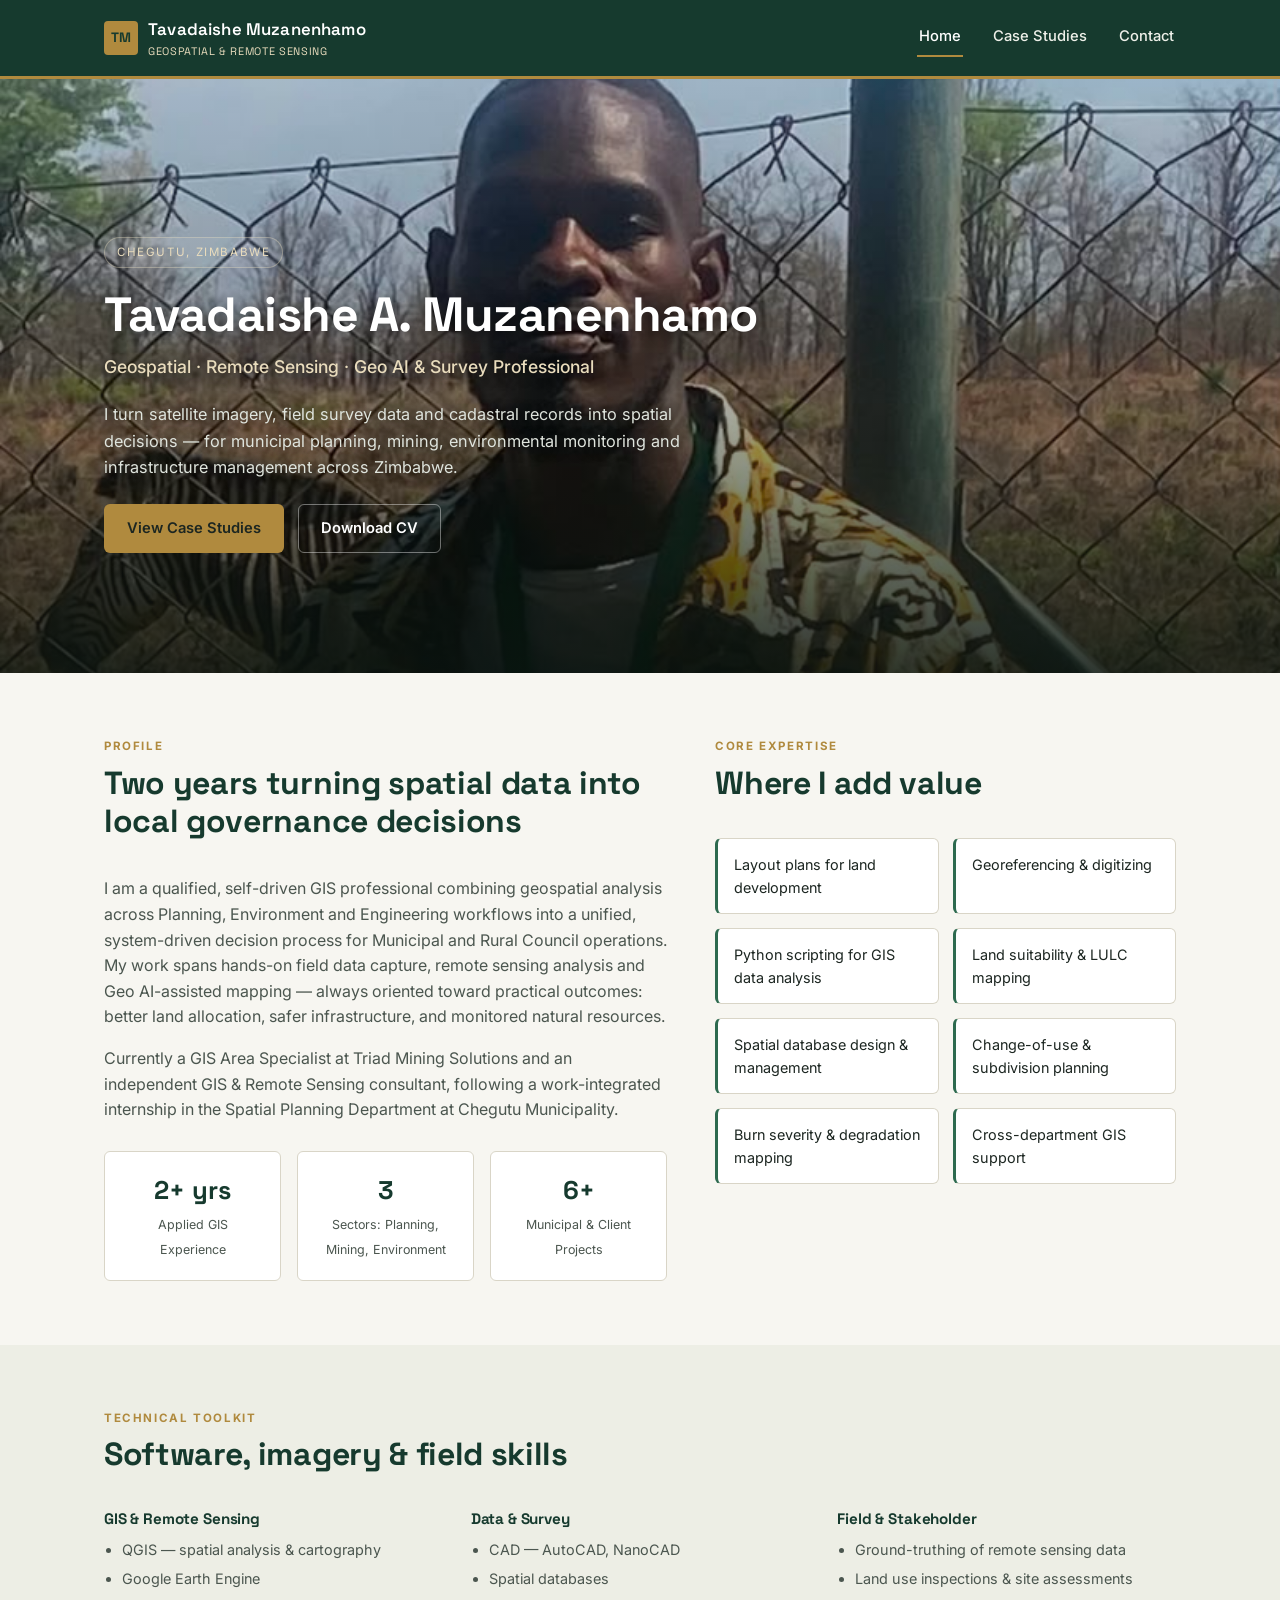
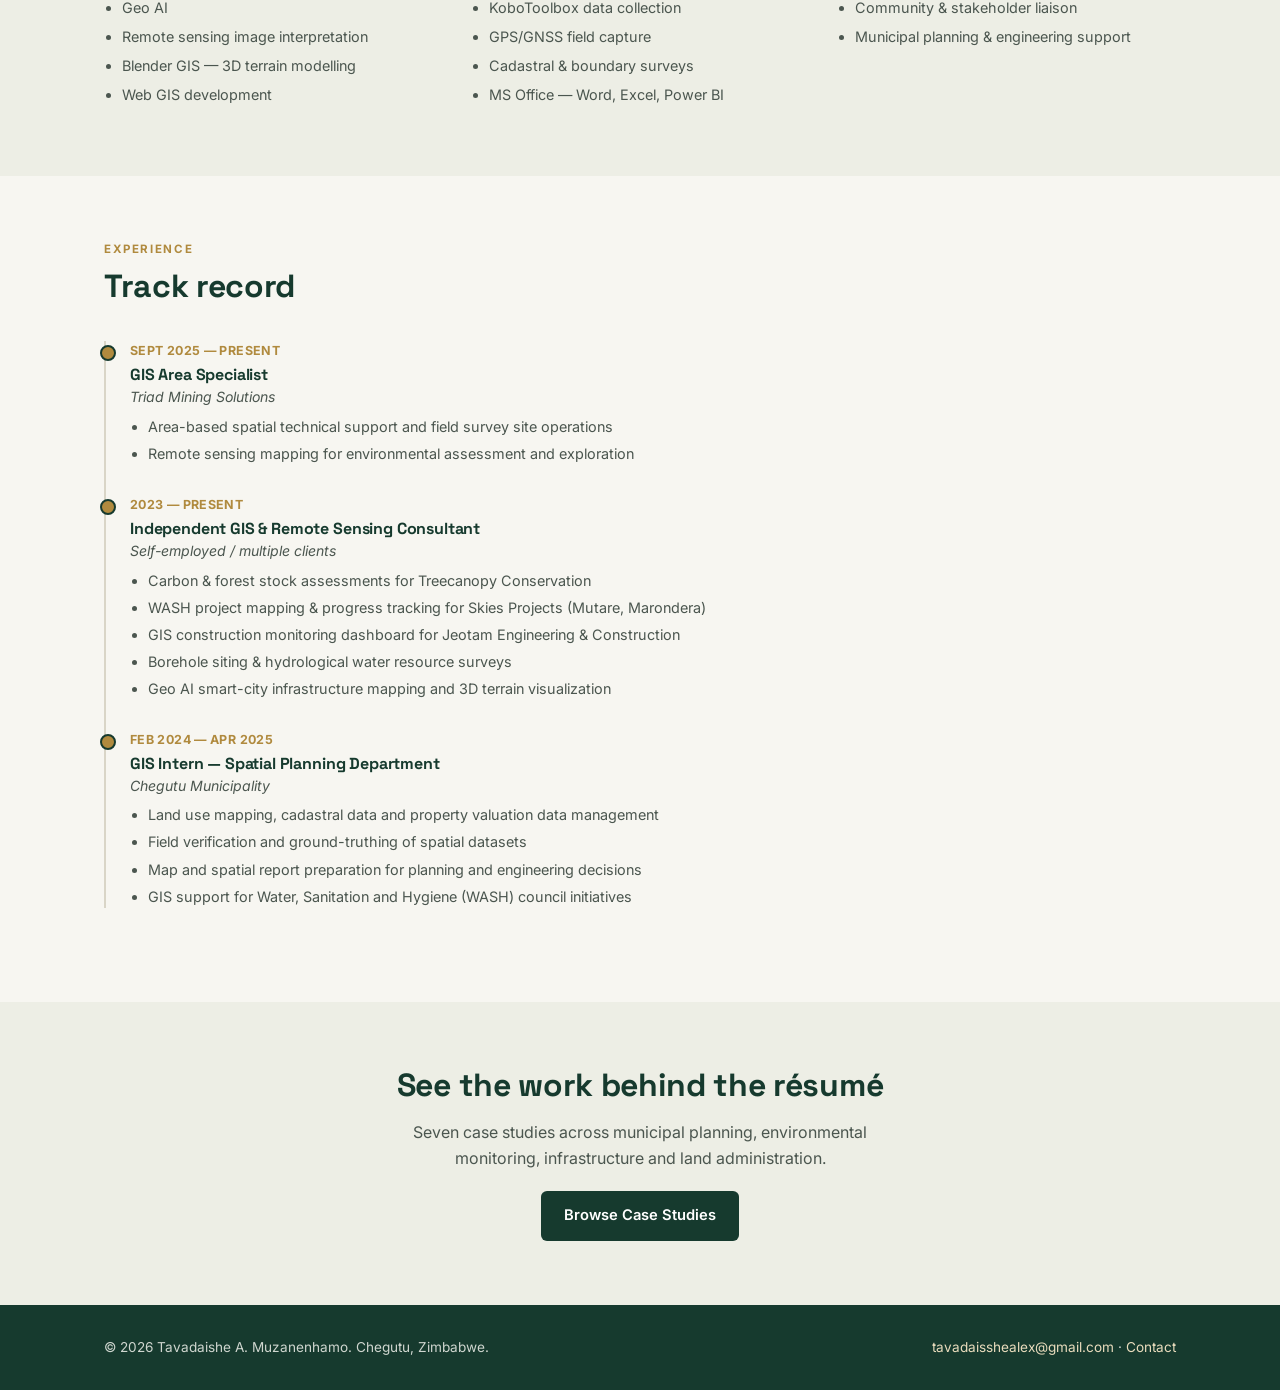
<file: index.html>
<!DOCTYPE html>
<html lang="en">
<head>
<meta charset="UTF-8">
<meta name="viewport" content="width=device-width, initial-scale=1.0">
<title>Tavadaishe Muzanenhamo | GIS, Remote Sensing &amp; Geo AI Specialist</title>
<meta name="description" content="Portfolio of Tavadaishe A. Muzanenhamo — GIS, Remote Sensing, Geo AI and Survey professional specializing in municipal planning, environmental monitoring and infrastructure mapping.">
<link rel="preconnect" href="https://fonts.googleapis.com">
<link href="https://fonts.googleapis.com/css2?family=Inter:wght@400;500;600;700&family=Space+Grotesk:wght@500;600;700&display=swap" rel="stylesheet">
<link rel="stylesheet" href="style.css">
</head>
<body>

<header class="site-header">
  <div class="nav">
    <div class="brand">
      <div class="mark">TM</div>
      <div>
        Tavadaishe Muzanenhamo
        <small>Geospatial &amp; Remote Sensing</small>
      </div>
    </div>
    <button class="nav-toggle" id="navToggle" aria-label="Toggle menu">&#9776;</button>
    <nav class="links" id="navLinks">
      <a href="index.html" class="active">Home</a>
      <a href="work.html">Case Studies</a>
      <a href="contact.html">Contact</a>
    </nav>
  </div>
</header>

<section class="hero" style="background-image: linear-gradient(180deg, rgba(10,20,16,.15) 0%, rgba(10,20,16,.35) 55%, rgba(10,20,16,.85) 100%), url('ZIG.jpeg'); background-position: center 18%;">
  <div class="hero-inner">
    <span class="eyebrow">Chegutu, Zimbabwe</span>
    <h1>Tavadaishe A. Muzanenhamo</h1>
    <div class="role">Geospatial · Remote Sensing · Geo AI &amp; Survey Professional</div>
    <p class="lede">I turn satellite imagery, field survey data and cadastral records into spatial decisions — for municipal planning, mining, environmental monitoring and infrastructure management across Zimbabwe.</p>
    <div class="hero-cta">
      <a href="work.html" class="btn btn-accent">View Case Studies</a>
      <a href="Tavadaishe%20CVpdf.pdf" class="btn btn-ghost" download="Tavadaishe_Muzanenhamo_CV.pdf">Download CV</a>
    </div>
  </div>
</section>

<section>
  <div class="wrap grid-2">
    <div>
      <div class="section-head">
        <span class="tag">Profile</span>
        <h2>Two years turning spatial data into local governance decisions</h2>
      </div>
      <p>I am a qualified, self-driven GIS professional combining geospatial analysis across Planning, Environment and Engineering workflows into a unified, system-driven decision process for Municipal and Rural Council operations. My work spans hands-on field data capture, remote sensing analysis and Geo AI-assisted mapping — always oriented toward practical outcomes: better land allocation, safer infrastructure, and monitored natural resources.</p>
      <p>Currently a GIS Area Specialist at Triad Mining Solutions and an independent GIS &amp; Remote Sensing consultant, following a work-integrated internship in the Spatial Planning Department at Chegutu Municipality.</p>
      <div class="stat-row">
        <div class="stat"><b>2+ yrs</b><span>Applied GIS Experience</span></div>
        <div class="stat"><b>3</b><span>Sectors: Planning, Mining, Environment</span></div>
        <div class="stat"><b>6+</b><span>Municipal &amp; Client Projects</span></div>
      </div>
    </div>
    <div>
      <div class="section-head">
        <span class="tag">Core Expertise</span>
        <h2>Where I add value</h2>
      </div>
      <div class="expertise-grid">
        <div class="item">Layout plans for land development</div>
        <div class="item">Georeferencing &amp; digitizing</div>
        <div class="item">Python scripting for GIS data analysis</div>
        <div class="item">Land suitability &amp; LULC mapping</div>
        <div class="item">Spatial database design &amp; management</div>
        <div class="item">Change-of-use &amp; subdivision planning</div>
        <div class="item">Burn severity &amp; degradation mapping</div>
        <div class="item">Cross-department GIS support</div>
      </div>
    </div>
  </div>
</section>

<section class="alt">
  <div class="wrap">
    <div class="section-head">
      <span class="tag">Technical Toolkit</span>
      <h2>Software, imagery &amp; field skills</h2>
    </div>
    <div class="skill-cols">
      <div>
        <h4>GIS &amp; Remote Sensing</h4>
        <ul>
          <li>QGIS — spatial analysis &amp; cartography</li>
          <li>Google Earth Engine</li>
          <li>Geo AI</li>
          <li>Remote sensing image interpretation</li>
          <li>Blender GIS — 3D terrain modelling</li>
          <li>Web GIS development</li>
        </ul>
      </div>
      <div>
        <h4>Data &amp; Survey</h4>
        <ul>
          <li>CAD — AutoCAD, NanoCAD</li>
          <li>Spatial databases</li>
          <li>KoboToolbox data collection</li>
          <li>GPS/GNSS field capture</li>
          <li>Cadastral &amp; boundary surveys</li>
          <li>MS Office — Word, Excel, Power BI</li>
        </ul>
      </div>
      <div>
        <h4>Field &amp; Stakeholder</h4>
        <ul>
          <li>Ground-truthing of remote sensing data</li>
          <li>Land use inspections &amp; site assessments</li>
          <li>Community &amp; stakeholder liaison</li>
          <li>Municipal planning &amp; engineering support</li>
        </ul>
      </div>
    </div>
  </div>
</section>

<section>
  <div class="wrap">
    <div class="section-head">
      <span class="tag">Experience</span>
      <h2>Track record</h2>
    </div>
    <div class="timeline">
      <div class="tl-item">
        <div class="period">Sept 2025 — Present</div>
        <h4>GIS Area Specialist</h4>
        <div class="org">Triad Mining Solutions</div>
        <ul>
          <li>Area-based spatial technical support and field survey site operations</li>
          <li>Remote sensing mapping for environmental assessment and exploration</li>
        </ul>
      </div>
      <div class="tl-item">
        <div class="period">2023 — Present</div>
        <h4>Independent GIS &amp; Remote Sensing Consultant</h4>
        <div class="org">Self-employed / multiple clients</div>
        <ul>
          <li>Carbon &amp; forest stock assessments for Treecanopy Conservation</li>
          <li>WASH project mapping &amp; progress tracking for Skies Projects (Mutare, Marondera)</li>
          <li>GIS construction monitoring dashboard for Jeotam Engineering &amp; Construction</li>
          <li>Borehole siting &amp; hydrological water resource surveys</li>
          <li>Geo AI smart-city infrastructure mapping and 3D terrain visualization</li>
        </ul>
      </div>
      <div class="tl-item">
        <div class="period">Feb 2024 — Apr 2025</div>
        <h4>GIS Intern — Spatial Planning Department</h4>
        <div class="org">Chegutu Municipality</div>
        <ul>
          <li>Land use mapping, cadastral data and property valuation data management</li>
          <li>Field verification and ground-truthing of spatial datasets</li>
          <li>Map and spatial report preparation for planning and engineering decisions</li>
          <li>GIS support for Water, Sanitation and Hygiene (WASH) council initiatives</li>
        </ul>
      </div>
    </div>
  </div>
</section>

<section class="alt">
  <div class="wrap" style="text-align:center;">
    <h2>See the work behind the résumé</h2>
    <p style="max-width:520px;margin:0 auto 20px;">Seven case studies across municipal planning, environmental monitoring, infrastructure and land administration.</p>
    <a href="work.html" class="btn btn-accent" style="background:var(--primary);color:#fff;">Browse Case Studies</a>
  </div>
</section>

<footer>
  <div class="wrap">
    <div>&copy; 2026 Tavadaishe A. Muzanenhamo. Chegutu, Zimbabwe.</div>
    <div><a href="mailto:tavadaisshealex@gmail.com">tavadaisshealex@gmail.com</a> &middot; <a href="contact.html">Contact</a></div>
  </div>
</footer>

<script src="script.js"></script>
</body>
</html>
</file>
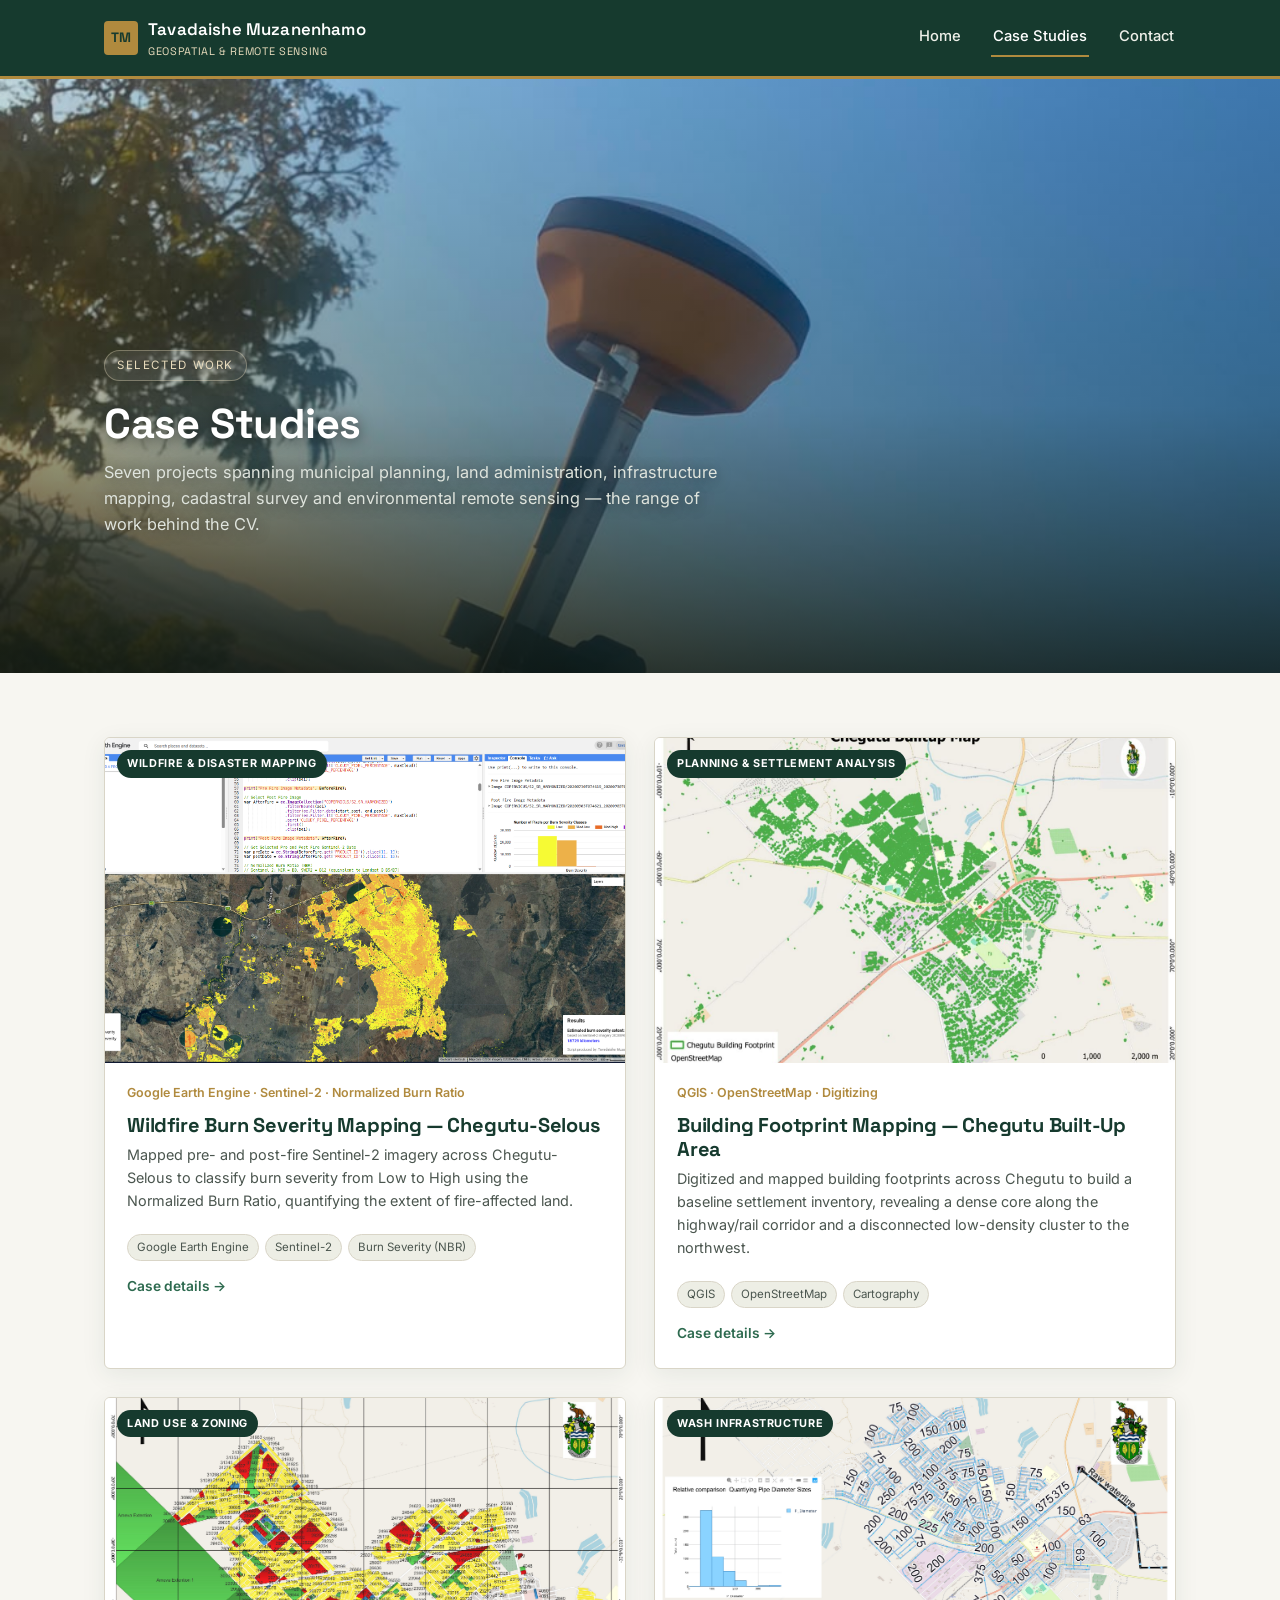
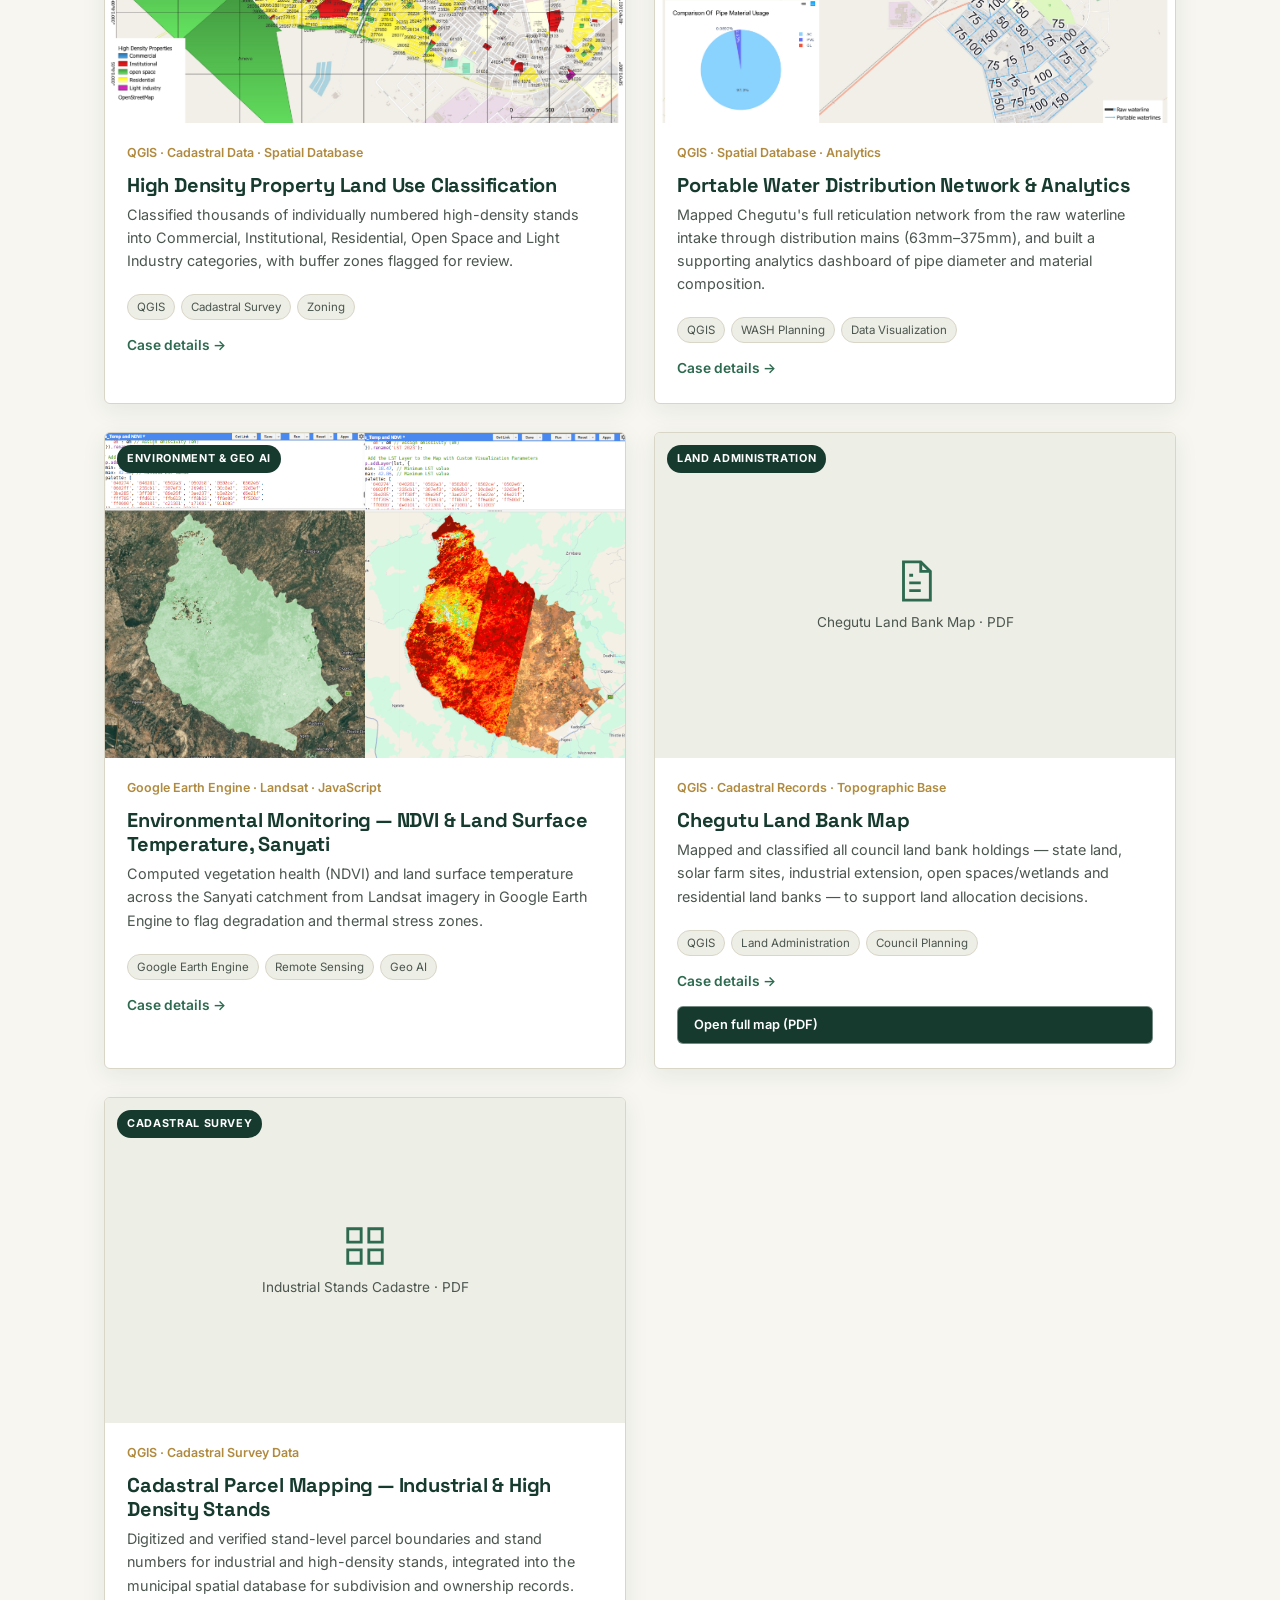
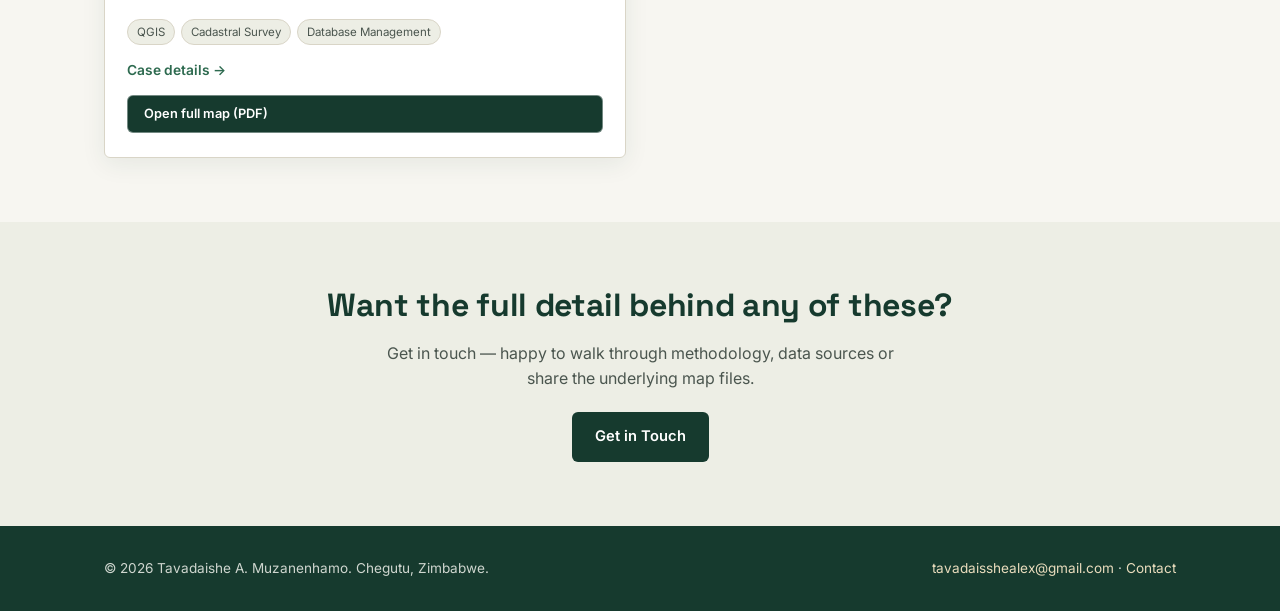
<file: work.html>
<!DOCTYPE html>
<html lang="en">
<head>
<meta charset="UTF-8">
<meta name="viewport" content="width=device-width, initial-scale=1.0">
<title>Case Studies | Tavadaishe Muzanenhamo</title>
<meta name="description" content="GIS and remote sensing case studies by Tavadaishe Muzanenhamo — municipal planning, land administration, WASH infrastructure, cadastral survey and environmental monitoring.">
<link rel="preconnect" href="https://fonts.googleapis.com">
<link href="https://fonts.googleapis.com/css2?family=Inter:wght@400;500;600;700&family=Space+Grotesk:wght@500;600;700&display=swap" rel="stylesheet">
<link rel="stylesheet" href="style.css">
</head>
<body>

<header class="site-header">
  <div class="nav">
    <div class="brand">
      <div class="mark">TM</div>
      <div>
        Tavadaishe Muzanenhamo
        <small>Geospatial &amp; Remote Sensing</small>
      </div>
    </div>
    <button class="nav-toggle" id="navToggle" aria-label="Toggle menu">&#9776;</button>
    <nav class="links" id="navLinks">
      <a href="index.html">Home</a>
      <a href="work.html" class="active">Case Studies</a>
      <a href="contact.html">Contact</a>
    </nav>
  </div>
</header>

<section class="hero" style="background-image: linear-gradient(180deg, rgba(10,20,16,.15) 0%, rgba(10,20,16,.35) 55%, rgba(10,20,16,.85) 100%), url('survey.jpeg'); background-position: center 30%;">
  <div class="hero-inner">
    <span class="eyebrow">Selected Work</span>
    <h1 style="font-size:clamp(1.8rem,3.4vw,2.6rem);">Case Studies</h1>
    <p class="lede">Seven projects spanning municipal planning, land administration, infrastructure mapping, cadastral survey and environmental remote sensing — the range of work behind the CV.</p>
  </div>
</section>

<section>
  <div class="wrap">
    <div class="case-grid">

      <!-- 1: Wildfire Burn Severity -->
      <article class="case-card">
        <div class="thumb">
          <img src="Chegutu%20selous%20Burn%20severity.png" alt="Chegutu-Selous wildfire burn severity map derived from Sentinel-2 imagery">
          <span class="cat">Wildfire &amp; Disaster Mapping</span>
        </div>
        <div class="body">
          <div class="meta">Google Earth Engine &middot; Sentinel-2 &middot; Normalized Burn Ratio</div>
          <h3>Wildfire Burn Severity Mapping — Chegutu-Selous</h3>
          <p>Mapped pre- and post-fire Sentinel-2 imagery across Chegutu-Selous to classify burn severity from Low to High using the Normalized Burn Ratio, quantifying the extent of fire-affected land.</p>
          <div class="tools"><span>Google Earth Engine</span><span>Sentinel-2</span><span>Burn Severity (NBR)</span></div>
          <details>
            <summary>Case details</summary>
            <div class="more">
              <h5>Problem</h5>
              <p>Following wildfire activity in the Chegutu-Selous area, there was no rapid spatial method to assess burn extent and severity for response and land recovery planning.</p>
              <h5>Approach</h5>
              <p>Selected cloud-filtered pre-fire and post-fire Sentinel-2 scenes over the AOI, computed the Normalized Burn Ratio (NBR) for each date, and differenced them to classify burn severity into Low, Moderate-low, Moderate-high and High severity classes.</p>
              <h5>Outcome</h5>
              <p>Delivered a classified burn severity map and pixel-count breakdown showing low-to-moderate severity burning dominant across the study area, supporting post-fire land and forest recovery assessment.</p>
            </div>
          </details>
        </div>
      </article>

      <!-- 2: Building Footprint -->
      <article class="case-card">
        <div class="thumb">
          <img src="building%20footprint%20map.jpg" alt="Chegutu building footprint map showing built-up density">
          <span class="cat">Planning &amp; Settlement Analysis</span>
        </div>
        <div class="body">
          <div class="meta">QGIS &middot; OpenStreetMap &middot; Digitizing</div>
          <h3>Building Footprint Mapping — Chegutu Built-Up Area</h3>
          <p>Digitized and mapped building footprints across Chegutu to build a baseline settlement inventory, revealing a dense core along the highway/rail corridor and a disconnected low-density cluster to the northwest.</p>
          <div class="tools"><span>QGIS</span><span>OpenStreetMap</span><span>Cartography</span></div>
          <details>
            <summary>Case details</summary>
            <div class="more">
              <h5>Problem</h5>
              <p>Chegutu Municipality lacked a consolidated, current inventory of built structures to inform service extension and zoning review.</p>
              <h5>Approach</h5>
              <p>Digitized building footprints against high-resolution basemap imagery, cross-referenced with OSM road and hydrology layers, and produced a cartographic output for planning staff.</p>
              <h5>Outcome</h5>
              <p>Identified the highway/rail corridor as the primary growth spine and flagged an unplanned peripheral cluster for ground-truthing before any zoning decision.</p>
            </div>
          </details>
        </div>
      </article>

      <!-- 3: High Density Property Classification -->
      <article class="case-card">
        <div class="thumb">
          <img src="High%20Density%20property%20map.jpg" alt="Chegutu high density property land use classification map">
          <span class="cat">Land Use &amp; Zoning</span>
        </div>
        <div class="body">
          <div class="meta">QGIS &middot; Cadastral Data &middot; Spatial Database</div>
          <h3>High Density Property Land Use Classification</h3>
          <p>Classified thousands of individually numbered high-density stands into Commercial, Institutional, Residential, Open Space and Light Industry categories, with buffer zones flagged for review.</p>
          <div class="tools"><span>QGIS</span><span>Cadastral Survey</span><span>Zoning</span></div>
          <details>
            <summary>Case details</summary>
            <div class="more">
              <h5>Problem</h5>
              <p>Property valuation and change-of-use processing needed an accurate, stand-level land use layer aligned to municipal records.</p>
              <h5>Approach</h5>
              <p>Cross-matched thousands of cadastral stand numbers against ground-truthed land use categories, applying a consistent classification and buffer scheme across wards.</p>
              <h5>Outcome</h5>
              <p>Delivered a ward-wide classified layer used directly by the Spatial Planning Department for valuation and subdivision decisions.</p>
            </div>
          </details>
        </div>
      </article>

      <!-- 4: Portable Water Distribution -->
      <article class="case-card">
        <div class="thumb">
          <img src="Portable%20water%20distribution%20Project_page-0001.jpg" alt="Chegutu portable water distribution network map with pipe diameter and material charts">
          <span class="cat">WASH Infrastructure</span>
        </div>
        <div class="body">
          <div class="meta">QGIS &middot; Spatial Database &middot; Analytics</div>
          <h3>Portable Water Distribution Network &amp; Analytics</h3>
          <p>Mapped Chegutu's full reticulation network from the raw waterline intake through distribution mains (63mm&ndash;375mm), and built a supporting analytics dashboard of pipe diameter and material composition.</p>
          <div class="tools"><span>QGIS</span><span>WASH Planning</span><span>Data Visualization</span></div>
          <details>
            <summary>Case details</summary>
            <div class="more">
              <h5>Problem</h5>
              <p>Council needed a spatial inventory of the water network and visibility into asset condition risk for infrastructure planning.</p>
              <h5>Approach</h5>
              <p>Mapped raw and portable waterlines with pipe diameters, then quantified pipe size distribution and material composition (97.3% AC, 2.6% PVC, 0.1% GL) in a companion chart set.</p>
              <h5>Outcome</h5>
              <p>Surfaced the dominance of aging asbestos-cement (AC) pipe as a key asset-renewal risk for council WASH planning.</p>
            </div>
          </details>
        </div>
      </article>

      <!-- 5: NDVI/LST Sanyati -->
      <article class="case-card">
        <div class="thumb" style="display:flex;padding:0;">
          <img src="Sanyati%20NDVI.png" alt="Sanyati NDVI vegetation health map" style="width:50%;height:100%;object-fit:cover;">
          <img src="sanyati%20LST.png" alt="Sanyati land surface temperature map" style="width:50%;height:100%;object-fit:cover;">
          <span class="cat">Environment &amp; Geo AI</span>
        </div>
        <div class="body">
          <div class="meta">Google Earth Engine &middot; Landsat &middot; JavaScript</div>
          <h3>Environmental Monitoring — NDVI &amp; Land Surface Temperature, Sanyati</h3>
          <p>Computed vegetation health (NDVI) and land surface temperature across the Sanyati catchment from Landsat imagery in Google Earth Engine to flag degradation and thermal stress zones.</p>
          <div class="tools"><span>Google Earth Engine</span><span>Remote Sensing</span><span>Geo AI</span></div>
          <details>
            <summary>Case details</summary>
            <div class="more">
              <h5>Problem</h5>
              <p>Environmental degradation and land surface heating needed to be tracked across a large catchment without ground survey.</p>
              <h5>Approach</h5>
              <p>Scripted an NDVI and emissivity-corrected LST workflow in Google Earth Engine over Landsat scenes, deriving values from -0.50 (bare/degraded) to healthy vegetation, and 18.5&deg;C&ndash;42.9&deg;C surface temperature.</p>
              <h5>Outcome</h5>
              <p>Produced a repeatable, cloud-based monitoring script for ongoing degradation and thermal-stress tracking, extensible to burn severity mapping.</p>
            </div>
          </details>
        </div>
      </article>

      <!-- 6: Land Bank Map -->
      <article class="case-card doc">
        <div class="thumb">
          <svg viewBox="0 0 24 24" fill="none" stroke="currentColor" stroke-width="1.5"><path d="M6 2h9l5 5v15H6z"/><path d="M15 2v5h5"/><path d="M9 13h6M9 17h6M9 9h2"/></svg>
          <span>Chegutu Land Bank Map &middot; PDF</span>
          <span class="cat">Land Administration</span>
        </div>
        <div class="body">
          <div class="meta">QGIS &middot; Cadastral Records &middot; Topographic Base</div>
          <h3>Chegutu Land Bank Map</h3>
          <p>Mapped and classified all council land bank holdings — state land, solar farm sites, industrial extension, open spaces/wetlands and residential land banks — to support land allocation decisions.</p>
          <div class="tools"><span>QGIS</span><span>Land Administration</span><span>Council Planning</span></div>
          <details>
            <summary>Case details</summary>
            <div class="more">
              <h5>Problem</h5>
              <p>Council needed a single reference map of all land bank parcels and their designated use to guide investment and residential allocation.</p>
              <h5>Approach</h5>
              <p>Compiled and classified holdings including Umvovo State land (813 ha), a 67.5 ha solar farm site, a 59.9 ha industrial extension inclusive of a sewer treatment plant, and residential land banks totalling over 590 ha.</p>
              <h5>Outcome</h5>
              <p>Gave council a defensible spatial basis for prioritizing residential, industrial and renewable-energy land release.</p>
            </div>
          </details>
          <a href="Land%20Bank%20Map.pdf" target="_blank" rel="noopener" class="btn btn-ghost" style="background:var(--primary);color:#fff;margin-top:14px;font-size:0.8rem;padding:8px 16px;">Open full map (PDF)</a>
        </div>
      </article>

      <!-- 7: Industrial Stands cadastral -->
      <article class="case-card doc">
        <div class="thumb">
          <svg viewBox="0 0 24 24" fill="none" stroke="currentColor" stroke-width="1.5"><path d="M3 3h7v7H3zM14 3h7v7h-7zM14 14h7v7h-7zM3 14h7v7H3z"/></svg>
          <span>Industrial Stands Cadastre &middot; PDF</span>
          <span class="cat">Cadastral Survey</span>
        </div>
        <div class="body">
          <div class="meta">QGIS &middot; Cadastral Survey Data</div>
          <h3>Cadastral Parcel Mapping — Industrial &amp; High Density Stands</h3>
          <p>Digitized and verified stand-level parcel boundaries and stand numbers for industrial and high-density stands, integrated into the municipal spatial database for subdivision and ownership records.</p>
          <div class="tools"><span>QGIS</span><span>Cadastral Survey</span><span>Database Management</span></div>
          <details>
            <summary>Case details</summary>
            <div class="more">
              <h5>Problem</h5>
              <p>Subdivision and change-of-use applications required accurate, individually numbered parcel boundaries linked to council records.</p>
              <h5>Approach</h5>
              <p>Digitized parcel geometry from survey diagrams, matched stand numbers to the municipal database, and validated boundaries against adjacent land parcels.</p>
              <h5>Outcome</h5>
              <p>Produced a verified cadastral layer supporting faster subdivision approvals and reduced boundary disputes.</p>
            </div>
          </details>
          <a href="Industrial%20Stands.pdf" target="_blank" rel="noopener" class="btn btn-ghost" style="background:var(--primary);color:#fff;margin-top:14px;font-size:0.8rem;padding:8px 16px;">Open full map (PDF)</a>
        </div>
      </article>

    </div>
  </div>
</section>

<section class="alt">
  <div class="wrap" style="text-align:center;">
    <h2>Want the full detail behind any of these?</h2>
    <p style="max-width:520px;margin:0 auto 20px;">Get in touch — happy to walk through methodology, data sources or share the underlying map files.</p>
    <a href="contact.html" class="btn btn-accent" style="background:var(--primary);color:#fff;">Get in Touch</a>
  </div>
</section>

<footer>
  <div class="wrap">
    <div>&copy; 2026 Tavadaishe A. Muzanenhamo. Chegutu, Zimbabwe.</div>
    <div><a href="mailto:tavadaisshealex@gmail.com">tavadaisshealex@gmail.com</a> &middot; <a href="contact.html">Contact</a></div>
  </div>
</footer>

<script src="script.js"></script>
</body>
</html>
</file>
<file: style.css>
/* ============================================================
   Tavadaishe A. Muzanenhamo — GIS & Remote Sensing Portfolio
   ============================================================ */

:root {
  --bg: #f7f6f1;
  --bg-alt: #edeee5;
  --panel: #ffffff;
  --ink: #1c2621;
  --ink-soft: #4b564f;
  --primary: #163a2e;
  --primary-light: #2d6a4f;
  --accent: #b08a3e;
  --accent-soft: #e9dcbd;
  --line: #d9d5c7;
  --radius: 6px;
  --maxw: 1120px;
  --shadow: 0 6px 24px rgba(22, 58, 46, 0.08);
}

* { box-sizing: border-box; }

html { scroll-behavior: smooth; }

body {
  margin: 0;
  font-family: 'Inter', -apple-system, BlinkMacSystemFont, 'Segoe UI', Arial, sans-serif;
  color: var(--ink);
  background: var(--bg);
  line-height: 1.6;
  -webkit-font-smoothing: antialiased;
}

h1, h2, h3, h4 {
  font-family: 'Space Grotesk', 'Inter', sans-serif;
  color: var(--primary);
  line-height: 1.2;
  margin: 0 0 0.5em;
  letter-spacing: -0.01em;
}

h1 { font-size: clamp(2rem, 4vw, 3rem); }
h2 { font-size: clamp(1.5rem, 3vw, 2rem); }
h3 { font-size: 1.25rem; }

p { margin: 0 0 1em; color: var(--ink-soft); }

a { color: var(--primary-light); text-decoration: none; }
a:hover { color: var(--accent); }

.wrap {
  max-width: var(--maxw);
  margin: 0 auto;
  padding: 0 24px;
}

/* ---------- Header ---------- */
header.site-header {
  position: sticky;
  top: 0;
  z-index: 100;
  background: var(--primary);
  border-bottom: 3px solid var(--accent);
}

.nav {
  display: flex;
  align-items: center;
  justify-content: space-between;
  max-width: var(--maxw);
  margin: 0 auto;
  padding: 16px 24px;
}

.brand {
  display: flex;
  align-items: center;
  gap: 10px;
  color: #fff;
  font-family: 'Space Grotesk', sans-serif;
  font-weight: 600;
  font-size: 1.05rem;
  letter-spacing: 0.01em;
}

.brand .mark {
  width: 34px;
  height: 34px;
  border-radius: 4px;
  background: var(--accent);
  color: var(--primary);
  display: flex;
  align-items: center;
  justify-content: center;
  font-weight: 700;
  font-size: 0.85rem;
}

.brand small {
  display: block;
  font-weight: 400;
  font-size: 0.68rem;
  color: var(--accent-soft);
  letter-spacing: 0.06em;
  text-transform: uppercase;
}

nav.links {
  display: flex;
  gap: 28px;
}

nav.links a {
  color: #eef0e9;
  font-size: 0.92rem;
  font-weight: 500;
  padding: 6px 2px;
  border-bottom: 2px solid transparent;
}

nav.links a:hover,
nav.links a.active {
  color: #fff;
  border-bottom-color: var(--accent);
}

.nav-toggle { display: none; }

/* ---------- Hero ---------- */
.hero {
  position: relative;
  color: #fff;
  overflow: hidden;
  display: flex;
  flex-direction: column;
  justify-content: flex-end;
  min-height: 66vh;
  background-size: cover;
  background-repeat: no-repeat;
  background-position: center;
}

.hero-inner {
  position: relative;
  max-width: var(--maxw);
  width: 100%;
  margin: 0 auto;
  padding: 40px 24px 56px;
}

.hero h1, .hero .role, .hero p.lede {
  text-shadow: 0 2px 14px rgba(0,0,0,0.55);
}

@media (max-width: 700px) {
  .hero { min-height: 48vh; }
}

.eyebrow {
  display: inline-block;
  font-size: 0.72rem;
  letter-spacing: 0.14em;
  text-transform: uppercase;
  color: var(--accent-soft);
  background: rgba(255,255,255,0.08);
  border: 1px solid rgba(233,220,189,0.35);
  padding: 5px 12px;
  border-radius: 999px;
  margin-bottom: 18px;
}

.hero h1 { color: #fff; margin-bottom: 10px; }

.hero .role {
  font-size: 1.1rem;
  color: var(--accent-soft);
  font-weight: 500;
  margin-bottom: 20px;
}

.hero p.lede {
  max-width: 620px;
  color: #dfe4dd;
  font-size: 1.02rem;
}

.hero-cta { display: flex; gap: 14px; flex-wrap: wrap; margin-top: 24px; }

.btn {
  display: inline-flex;
  align-items: center;
  gap: 8px;
  padding: 12px 22px;
  border-radius: var(--radius);
  font-weight: 600;
  font-size: 0.92rem;
  border: 1px solid transparent;
  cursor: pointer;
}

.btn-accent { background: var(--accent); color: #1c2621; }
.btn-accent:hover { background: #c39c4c; color: #1c2621; }

.btn-ghost { background: transparent; color: #fff; border-color: rgba(255,255,255,0.4); }
.btn-ghost:hover { background: rgba(255,255,255,0.08); color: #fff; border-color: #fff; }

/* ---------- Section base ---------- */
section { padding: 64px 0; }
section.alt { background: var(--bg-alt); }

.section-head { margin-bottom: 36px; max-width: 680px; }
.section-head .tag {
  font-size: 0.72rem; letter-spacing: 0.14em; text-transform: uppercase;
  color: var(--accent); font-weight: 700; display: block; margin-bottom: 8px;
}

/* ---------- About / grids ---------- */
.grid-2 { display: grid; grid-template-columns: 1.1fr 0.9fr; gap: 48px; align-items: start; }

.stat-row { display: grid; grid-template-columns: repeat(3, 1fr); gap: 16px; margin-top: 28px; }
.stat {
  background: var(--panel); border: 1px solid var(--line); border-radius: var(--radius);
  padding: 18px; text-align: center;
}
.stat b { display: block; font-family: 'Space Grotesk', sans-serif; font-size: 1.6rem; color: var(--primary); }
.stat span { font-size: 0.78rem; color: var(--ink-soft); }

.chip-list { display: flex; flex-wrap: wrap; gap: 8px; margin-top: 10px; }
.chip {
  background: var(--panel); border: 1px solid var(--line); border-radius: 999px;
  padding: 6px 14px; font-size: 0.82rem; color: var(--ink);
}

.expertise-grid { display: grid; grid-template-columns: repeat(2, 1fr); gap: 14px; margin-top: 16px; }
.expertise-grid .item {
  background: var(--panel); border: 1px solid var(--line); border-left: 3px solid var(--primary-light);
  border-radius: var(--radius); padding: 14px 16px; font-size: 0.9rem; color: var(--ink);
}

.skill-cols { display: grid; grid-template-columns: repeat(3, 1fr); gap: 28px; margin-top: 10px; }
.skill-cols h4 { font-size: 0.95rem; margin-bottom: 10px; color: var(--primary); }
.skill-cols ul { margin: 0; padding-left: 18px; color: var(--ink-soft); font-size: 0.9rem; }
.skill-cols li { margin-bottom: 6px; }

/* ---------- Timeline ---------- */
.timeline { border-left: 2px solid var(--line); padding-left: 24px; margin-top: 8px; }
.tl-item { position: relative; margin-bottom: 30px; }
.tl-item::before {
  content: ''; position: absolute; left: -30px; top: 4px;
  width: 12px; height: 12px; border-radius: 50%; background: var(--accent);
  border: 2px solid var(--primary);
}
.tl-item .period { font-size: 0.78rem; color: var(--accent); font-weight: 700; letter-spacing: 0.03em; text-transform: uppercase; }
.tl-item h4 { margin: 4px 0 2px; }
.tl-item .org { font-size: 0.88rem; color: var(--ink-soft); font-style: italic; margin-bottom: 6px; }
.tl-item ul { margin: 6px 0 0; padding-left: 18px; font-size: 0.9rem; color: var(--ink-soft); }
.tl-item li { margin-bottom: 4px; }

/* ---------- Case study cards ---------- */
.case-grid { display: grid; grid-template-columns: repeat(2, 1fr); gap: 28px; }

.case-card {
  background: var(--panel); border: 1px solid var(--line); border-radius: var(--radius);
  overflow: hidden; box-shadow: var(--shadow); display: flex; flex-direction: column;
}

.case-card .thumb {
  aspect-ratio: 16/10; overflow: hidden; background: var(--bg-alt);
  display: flex; align-items: center; justify-content: center; position: relative;
}
.case-card .thumb img { width: 100%; height: 100%; object-fit: cover; display: block; }

.case-card .thumb .cat {
  position: absolute; top: 12px; left: 12px;
  background: var(--primary); color: #fff; font-size: 0.68rem; font-weight: 700;
  letter-spacing: 0.06em; text-transform: uppercase; padding: 5px 10px; border-radius: 999px;
}

.case-card .body { padding: 20px 22px 24px; flex: 1; display: flex; flex-direction: column; }
.case-card h3 { margin-bottom: 6px; }
.case-card .meta { font-size: 0.78rem; color: var(--accent); font-weight: 600; margin-bottom: 10px; }
.case-card p { font-size: 0.9rem; margin-bottom: 12px; }

.case-card .tools { display: flex; flex-wrap: wrap; gap: 6px; margin: 10px 0 14px; }
.case-card .tools span {
  font-size: 0.72rem; background: var(--bg-alt); border: 1px solid var(--line);
  padding: 3px 9px; border-radius: 999px; color: var(--ink-soft);
}

.case-card details summary {
  cursor: pointer; font-weight: 600; font-size: 0.86rem; color: var(--primary-light);
  list-style: none; margin-top: auto;
}
.case-card details summary::-webkit-details-marker { display: none; }
.case-card details summary::after { content: '  →'; }
.case-card details[open] summary::after { content: '  ↑'; }
.case-card details .more { font-size: 0.88rem; padding-top: 10px; color: var(--ink-soft); }
.case-card details .more h5 { margin: 10px 0 4px; font-size: 0.8rem; color: var(--primary); text-transform: uppercase; letter-spacing: 0.04em; }

.case-card.doc .thumb { flex-direction: column; gap: 8px; color: var(--ink-soft); font-size: 0.85rem; }
.case-card.doc .thumb svg { width: 46px; height: 46px; color: var(--primary-light); }

/* ---------- Contact ---------- */
.contact-grid { display: grid; grid-template-columns: 1fr 1fr; gap: 40px; }

.contact-card {
  background: var(--panel); border: 1px solid var(--line); border-radius: var(--radius);
  padding: 28px; box-shadow: var(--shadow);
}

.contact-list { list-style: none; margin: 0; padding: 0; }
.contact-list li {
  display: flex; align-items: flex-start; gap: 12px; padding: 12px 0; border-bottom: 1px solid var(--line);
}
.contact-list li:last-child { border-bottom: none; }
.contact-list .ic {
  width: 34px; height: 34px; border-radius: 50%; background: var(--bg-alt);
  display: flex; align-items: center; justify-content: center; flex-shrink: 0; color: var(--primary);
}
.contact-list .label { font-size: 0.72rem; text-transform: uppercase; letter-spacing: 0.06em; color: var(--ink-soft); }
.contact-list .value { font-weight: 600; color: var(--ink); }

.qr-box {
  text-align: center; background: var(--panel); border: 1px dashed var(--accent);
  border-radius: var(--radius); padding: 28px;
}
.qr-box img { width: 160px; height: 160px; margin: 0 auto 14px; display: block; }

/* ---------- Footer ---------- */
footer {
  background: var(--primary); color: #cfd6cf; padding: 32px 0; font-size: 0.85rem;
}
footer .wrap { display: flex; justify-content: space-between; align-items: center; flex-wrap: wrap; gap: 10px; }
footer a { color: var(--accent-soft); }

/* ---------- Responsive ---------- */
@media (max-width: 860px) {
  .grid-2, .contact-grid, .case-grid { grid-template-columns: 1fr; }
  .skill-cols { grid-template-columns: 1fr 1fr; }
  .expertise-grid { grid-template-columns: 1fr; }
  .stat-row { grid-template-columns: 1fr; }
  nav.links {
    position: absolute; top: 100%; left: 0; right: 0; background: var(--primary);
    flex-direction: column; padding: 12px 24px; display: none; gap: 4px;
    border-bottom: 3px solid var(--accent);
  }
  nav.links.open { display: flex; }
  .nav-toggle {
    display: block; background: none; border: none; color: #fff; font-size: 1.4rem; cursor: pointer;
  }
}

@media (max-width: 560px) {
  .skill-cols { grid-template-columns: 1fr; }
}
</file>
